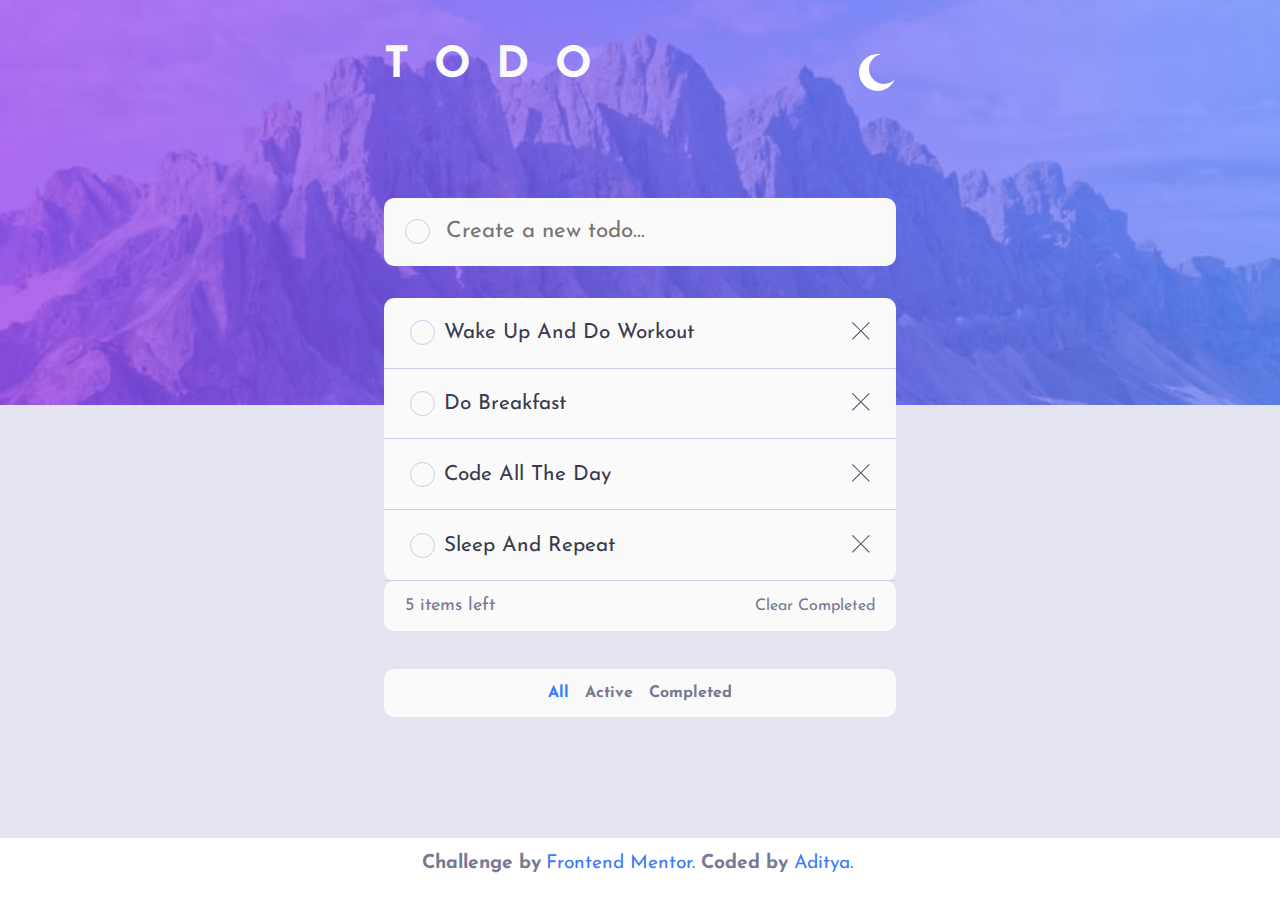
<file: index.html>
<!DOCTYPE html>
<html lang="en">
  <head>
    <meta charset="UTF-8" />
    <meta name="viewport" content="width=device-width, initial-scale=1.0" />
    <link
      rel="icon"
      type="image/png"
      sizes="32x32"
      href="./images/favicon-32x32.png"
    />
    <title>Frontend Mentor | Todo app</title>
    <link rel="stylesheet" href="./css/style.css" />
    <script src="./js/theme.js" defer></script>
    <!-- <style>
      .attribution {
        font-size: 11px;
        text-align: center;
      }
      .attribution a {
        color: hsl(228, 45%, 44%);
      }
    </style> -->
  </head>
  <body>
    <header>
      <h1 class="heading">todo</h1>
      <button class="theme-btn">
        <img class="theme-icon" src="./images/icon-moon.svg" alt="dark-mode" />
      </button>
    </header>
    <main>
      <div class="main-container">
        <form id="form">
          <div class="checkbox"></div>
          <input id="input" type="text" placeholder="Create a new todo..." />
        </form>
        <div class="todo-container">
          <div class="todo">
            <div class="checkbox"></div>
            <p class="todo-txt">wake up and do workout</p>
            <button class="remove-todo">
              <img src="./images/icon-cross.svg" alt="close-icon" />
            </button>
          </div>
          <div class="todo">
            <div class="checkbox"></div>
            <p class="todo-txt">do breakfast</p>
            <button class="remove-todo">
              <img src="./images/icon-cross.svg" alt="close-icon" />
            </button>
          </div>
          <div class="todo">
            <div class="checkbox"></div>
            <p class="todo-txt">Code all the day</p>
            <button class="remove-todo">
              <img src="./images/icon-cross.svg" alt="close-icon" />
            </button>
          </div>
          <div class="todo">
            <div class="checkbox"></div>
            <p class="todo-txt">sleep and repeat</p>
            <button class="remove-todo">
              <img src="./images/icon-cross.svg" alt="close-icon" />
            </button>
          </div>
        </div>
        <div class="todo-info">
          <p class="info-p items-left"><span>5</span> items left</p>
          <div class="todo-filters">
            <button class="todo-filter active" id="all">All</button>
            <button class="todo-filter" id="active">Active</button>
            <button class="todo-filter" id="completed">Completed</button>
          </div>
          <button id="clear-completed">Clear Completed</button>
        </div>
      </div>
    </main>
    <div class="attribution">
      <h4>Challenge by</h4>
      <a href="https://www.frontendmentor.io?ref=challenge" target="_blank">
        Frontend Mentor.
      </a>
      <h4>Coded by</h4>
      <a href="https://github.com/Aditya6101"> Aditya.</a>
    </div>
  </body>
</html>
</file>
<file: css/style.css>
@import url("https://fonts.googleapis.com/css2?family=Josefin+Sans:wght@400;700&display=swap");
*,
*::before,
*::after {
  margin: 0;
  padding: 0;
  -webkit-box-sizing: border-box;
          box-sizing: border-box;
  -webkit-transition: all 0.3s ease-in;
  transition: all 0.3s ease-in;
}

*:focus {
  outline: none;
}

body {
  max-height: 100vh;
  max-width: 100vw;
  font-size: 18px;
  font-family: "Josefin Sans", sans-serif;
}

a {
  text-decoration: none;
}

button {
  border: none;
  outline: none;
  background: none;
  font-family: inherit;
  cursor: pointer;
}

input {
  border: none;
  background: transparent;
}

.checkbox {
  height: 25px;
  width: 25px;
  background-color: #fafafa;
  border-radius: 50%;
  border: 1px solid #cacde8;
  cursor: pointer;
  -webkit-transition: 0.2s ease-in;
  transition: 0.2s ease-in;
}

.checkbox:hover {
  border-color: #3a7bfd;
}

.checkbox.active {
  position: relative;
  background: -webkit-gradient(linear, left top, right bottom, from(#57ddff), to(#c058f3));
  background: linear-gradient(to right bottom, #57ddff, #c058f3);
}

.checkbox.active::after {
  content: "";
  position: absolute;
  top: 50%;
  left: 50%;
  -webkit-transform: translate(-50%, -50%);
          transform: translate(-50%, -50%);
  height: 50%;
  width: 50%;
  background-image: url("../images/icon-check.svg");
  background-position: center;
  background-size: cover;
  background-repeat: no-repeat;
}

.remove-todo img {
  pointer-events: none;
}

header {
  min-height: 45vh;
  background-position: center;
  background-size: cover;
  background-repeat: no-repeat;
  display: -webkit-box;
  display: -ms-flexbox;
  display: flex;
  -webkit-box-align: start;
      -ms-flex-align: start;
          align-items: flex-start;
  -webkit-box-pack: justify;
      -ms-flex-pack: justify;
          justify-content: space-between;
  padding: 3rem 5%;
}

header .heading {
  font-size: 2rem;
  font-weight: 700;
  letter-spacing: 1rem;
  color: #fafafa;
  text-transform: uppercase;
}

main {
  background-color: #e4e5f1;
  padding: 0 5%;
  display: -webkit-box;
  display: -ms-flexbox;
  display: flex;
  -webkit-box-orient: vertical;
  -webkit-box-direction: normal;
      -ms-flex-direction: column;
          flex-direction: column;
  -webkit-box-align: center;
      -ms-flex-align: center;
          align-items: center;
}

main .main-container {
  position: relative;
  width: 100%;
  -webkit-transform: translateY(-25vh);
          transform: translateY(-25vh);
  -webkit-box-shadow: 10px 0px 200px rgba(51, 51, 51, 0);
          box-shadow: 10px 0px 200px rgba(51, 51, 51, 0);
}

main .main-container #form {
  background-color: #fafafa;
  padding: 0.6rem 1.3rem;
  display: -webkit-box;
  display: -ms-flexbox;
  display: flex;
  -webkit-box-align: center;
      -ms-flex-align: center;
          align-items: center;
  -webkit-box-pack: justify;
      -ms-flex-pack: justify;
          justify-content: space-between;
  border-radius: 10px;
  -webkit-box-shadow: none;
          box-shadow: none;
}

main .main-container #form #input {
  -webkit-box-flex: 1;
      -ms-flex: 1;
          flex: 1;
  font-family: inherit;
  font-weight: 400;
  margin: 0 1rem;
  font-size: 1.2rem;
  padding: 0.8rem 0rem;
  color: #393a4c;
}

main .main-container .todo-container {
  background-color: #fafafa;
  border-radius: 10px;
  margin-top: 2rem;
}

main .main-container .todo-container .todo {
  padding: 1rem 1.3rem;
  display: -webkit-box;
  display: -ms-flexbox;
  display: flex;
  -webkit-box-align: center;
      -ms-flex-align: center;
          align-items: center;
  -webkit-box-pack: justify;
      -ms-flex-pack: justify;
          justify-content: space-between;
  border-bottom: 1px solid #cacde8;
}

main .main-container .todo-container .todo .todo-txt {
  -webkit-box-flex: 1;
      -ms-flex: 1;
          flex: 1;
  font-size: 1.1rem;
  font-weight: 400;
  margin: 0 0.6rem;
  color: #393a4c;
  cursor: pointer;
  text-transform: capitalize;
  -webkit-user-select: none;
     -moz-user-select: none;
      -ms-user-select: none;
          user-select: none;
}

main .main-container .todo-container .todo .todo-txt.completed {
  text-decoration: line-through;
  color: #cacde8;
}

main .main-container .todo-info {
  padding: 1rem 1.3rem;
  display: -webkit-box;
  display: -ms-flexbox;
  display: flex;
  -webkit-box-align: center;
      -ms-flex-align: center;
          align-items: center;
  -webkit-box-pack: justify;
      -ms-flex-pack: justify;
          justify-content: space-between;
  color: #777a92;
  background-color: #fafafa;
  border-radius: 10px;
}

main .main-container .todo-info .todo-filters {
  position: absolute;
  width: 100%;
  bottom: -20%;
  left: 0;
  padding: 1rem 1.3rem;
  display: -webkit-box;
  display: -ms-flexbox;
  display: flex;
  -webkit-box-align: center;
      -ms-flex-align: center;
          align-items: center;
  -webkit-box-pack: center;
      -ms-flex-pack: center;
          justify-content: center;
  background-color: #fafafa;
  border-radius: 10px;
}

main .main-container .todo-info .todo-filters .todo-filter {
  margin: 0 0.5rem;
  font-size: 1rem;
  font-weight: 700;
  color: #777a92;
  cursor: pointer;
  -webkit-transition: color 0.3s ease-in;
  transition: color 0.3s ease-in;
}

main .main-container .todo-info .todo-filters .todo-filter:hover {
  color: #393a4c;
}

main .main-container .todo-info .todo-filters .todo-filter.active {
  color: #3a7bfd;
}

main .main-container .todo-info #clear-completed {
  font-size: 1rem;
  color: #777a92;
  -webkit-transition: color 0.3s ease-in;
  transition: color 0.3s ease-in;
}

main .main-container .todo-info #clear-completed:hover {
  color: #393a4c;
}

.attribution {
  width: 100%;
  padding: 1rem 0;
  display: -webkit-box;
  display: -ms-flexbox;
  display: flex;
  -webkit-box-align: center;
      -ms-flex-align: center;
          align-items: center;
  -webkit-box-pack: center;
      -ms-flex-pack: center;
          justify-content: center;
  font-size: 1.2rem;
}

.attribution h4 {
  color: #777a92;
}

.attribution a {
  color: #3a7bfd;
  margin: 0 0.3em;
}

.attribution a:hover {
  color: #c058f3;
}

body.dark main {
  background-color: #161722;
}

body.dark main .main-container #form {
  background-color: #25273c;
}

body.dark main .main-container #form #input {
  color: #777a92;
}

body.dark main .main-container #form #input:focus {
  color: #cacde8;
}

body.dark main .main-container .todo-container {
  background-color: #25273c;
}

body.dark main .main-container .todo-container .todo {
  border-bottom: 1px solid #777a92;
}

body.dark main .main-container .todo-container .todo .todo-txt {
  color: #cacde8;
}

body.dark main .main-container .todo-container .todo .todo-txt.completed {
  color: #777a92;
}

body.dark main .todo-info {
  color: #777a92;
  background-color: #25273c;
}

body.dark main .todo-info .todo-filters {
  background-color: #25273c;
}

body.dark main .todo-info .todo-filters .todo-filter {
  margin: 0 0.5rem;
  font-size: 1rem;
  font-weight: 700;
  color: #777a92;
  cursor: pointer;
  -webkit-transition: color 0.3s ease-in;
  transition: color 0.3s ease-in;
}

body.dark main .todo-info .todo-filters .todo-filter:hover {
  color: #e4e5f1;
}

body.dark main .todo-info .todo-filters .todo-filter.active {
  color: #3a7bfd;
}

body.dark main .todo-info #clear-completed:hover {
  color: #e4e5f1;
}

body.dark .checkbox {
  background-color: #25273c;
  border: 1px solid #393a4c;
}

body.dark .checkbox:hover {
  border-color: #3a7bfd;
}

@media (max-width: 800px) {
  body.dark header {
    background-image: url("../images/bg-mobile-dark.jpg");
  }
  header {
    background-image: url("../images/bg-mobile-light.jpg");
  }
  .attribution {
    -webkit-box-orient: vertical;
    -webkit-box-direction: normal;
        -ms-flex-direction: column;
            flex-direction: column;
  }
}

@media (min-width: 800px) {
  body.dark header {
    background-image: url("../images/bg-mobile-dark.jpg");
  }
  header {
    background-image: url("../images/bg-mobile-light.jpg");
    padding: 3rem 10%;
  }
  header .theme-btn {
    margin-top: 0.3rem;
  }
  header .theme-btn img {
    height: 2rem;
    width: 2rem;
  }
  header .heading {
    font-size: 2.5rem;
    letter-spacing: 1.5rem;
  }
  main {
    padding: 0 10%;
  }
  main .main-container {
    -webkit-transform: translateY(-20vh);
            transform: translateY(-20vh);
  }
  main .main-container #form #input {
    font-size: 1.3rem;
  }
  main .main-container .todo-container .todo {
    padding: 1.2rem 1.6rem;
  }
  main .main-container .todo-container .todo .todo-txt {
    font-size: 1.2rem;
  }
  main .main-container .todo-container .todo-info {
    padding: 1.2rem 1.6rem;
  }
  main .main-container .todo-container .todo-info .todo-filters {
    padding: 1.2rem 1.6rem;
  }
  main .main-container .todo-container .todo-info .todo-filters .todo-filter {
    margin: 0 0.5rem;
    font-size: 1.1rem;
  }
  main .main-container .todo-container .todo-info #clear-completed {
    font-size: 1.1rem;
  }
  main .instruction {
    font-size: 1.2rem;
    -webkit-transform: translateY(-3vh);
            transform: translateY(-3vh);
  }
}

@media (min-width: 1024px) {
  body.dark header {
    background-image: url("../images/bg-desktop-dark.jpg");
  }
  header {
    background-image: url("../images/bg-desktop-light.jpg");
    padding: 2.8rem 30%;
  }
  header .theme-btn {
    margin-top: 0.6rem;
  }
  header .theme-btn img {
    height: 2.3rem;
    width: 2.3rem;
  }
  header .heading {
    font-size: 2.7rem;
    letter-spacing: 1.6rem;
  }
  main {
    padding: 0 30%;
  }
  main .main-container {
    -webkit-transform: translateY(-23vh);
            transform: translateY(-23vh);
  }
  main .main-container #form #input {
    font-size: 1.4rem;
  }
  main .main-container .todo-container .todo {
    padding: 1.4rem 1.6rem;
  }
  main .main-container .todo-container .todo .todo-txt {
    font-size: 1.3rem;
  }
  main .main-container .todo-container .todo-info {
    padding: 0.2rem 1.6rem;
  }
  main .main-container .todo-container .todo-info .items-left {
    font-size: 0.9rem;
  }
  main .main-container .todo-container .todo-info .todo-filters {
    position: relative;
    -webkit-box-flex: 1;
        -ms-flex: 1;
            flex: 1;
  }
  main .main-container .todo-container .todo-info .todo-filters .todo-filter {
    font-size: 1rem;
  }
  main .main-container .todo-container .todo-info #clear-completed {
    font-size: 0.9rem;
  }
  main .instruction {
    font-size: 1.3rem;
    -webkit-transform: translateY(-15vh);
            transform: translateY(-15vh);
  }
}
</file>
